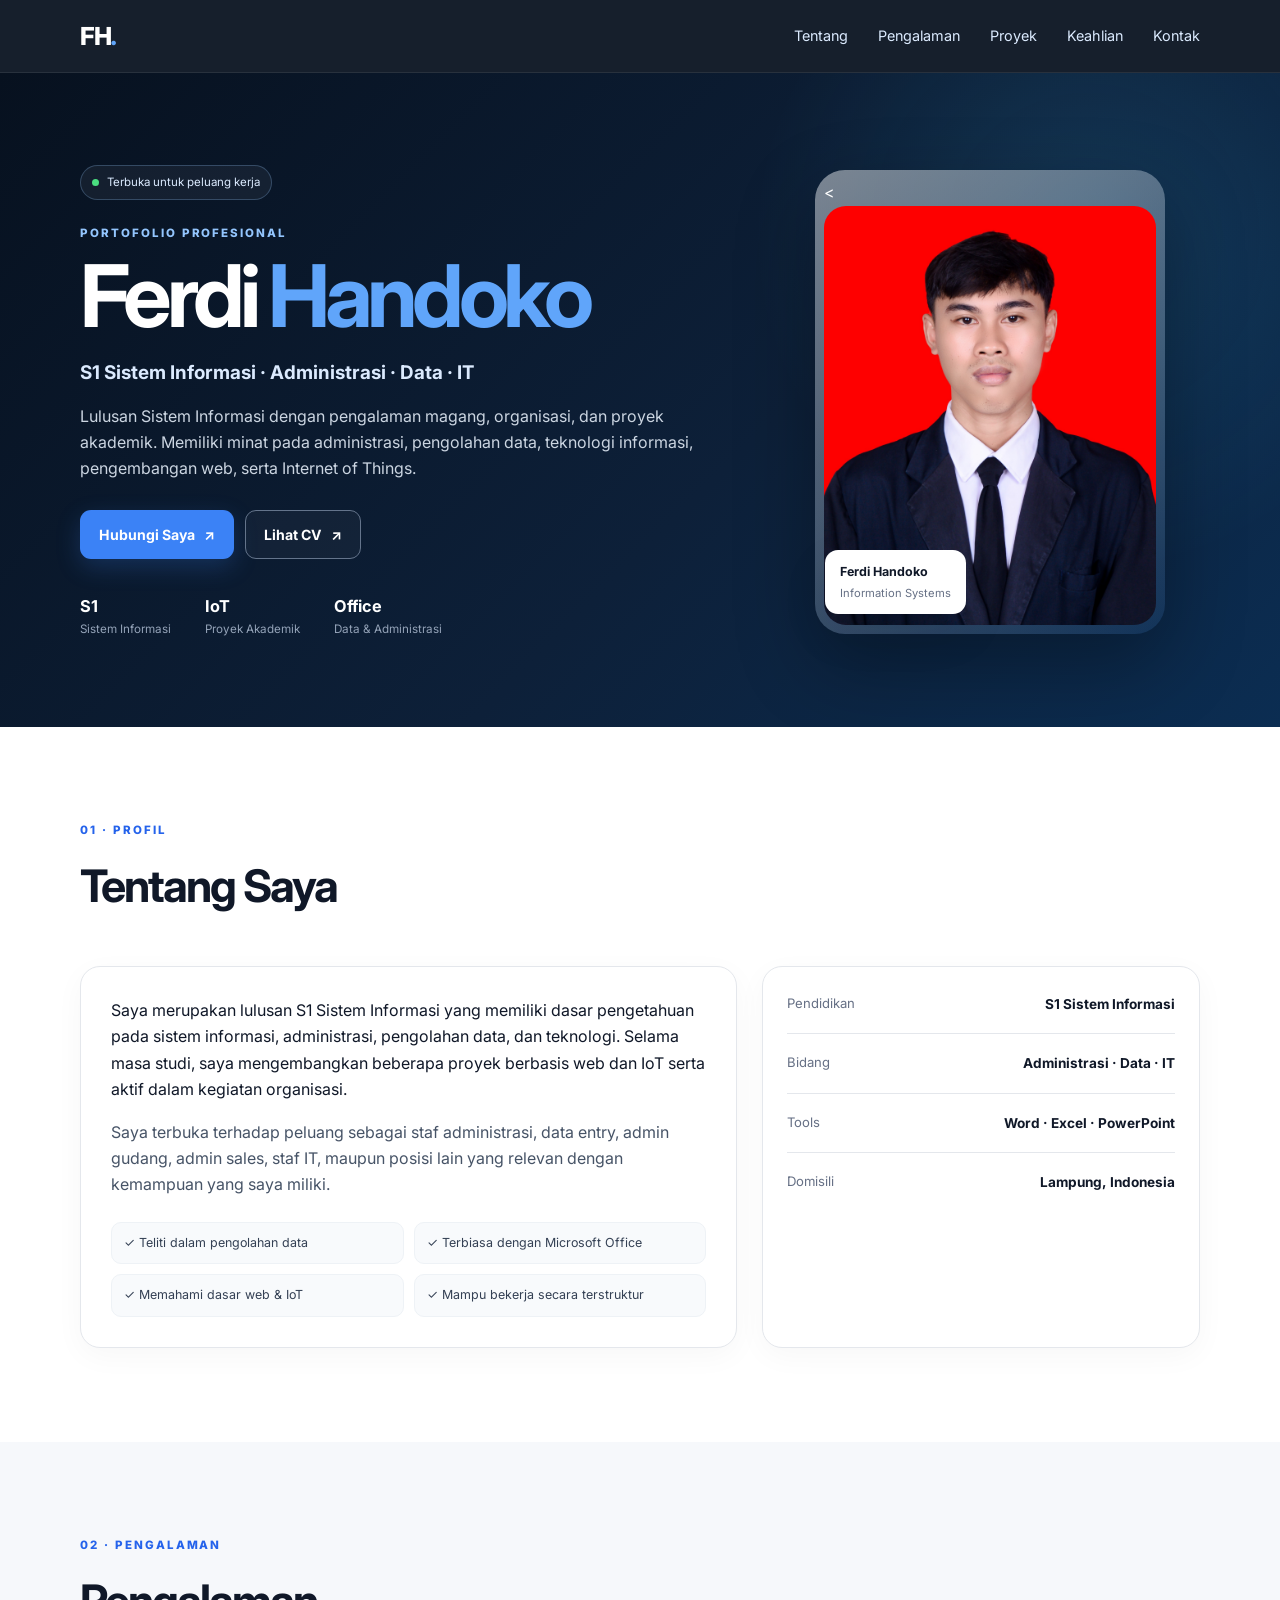
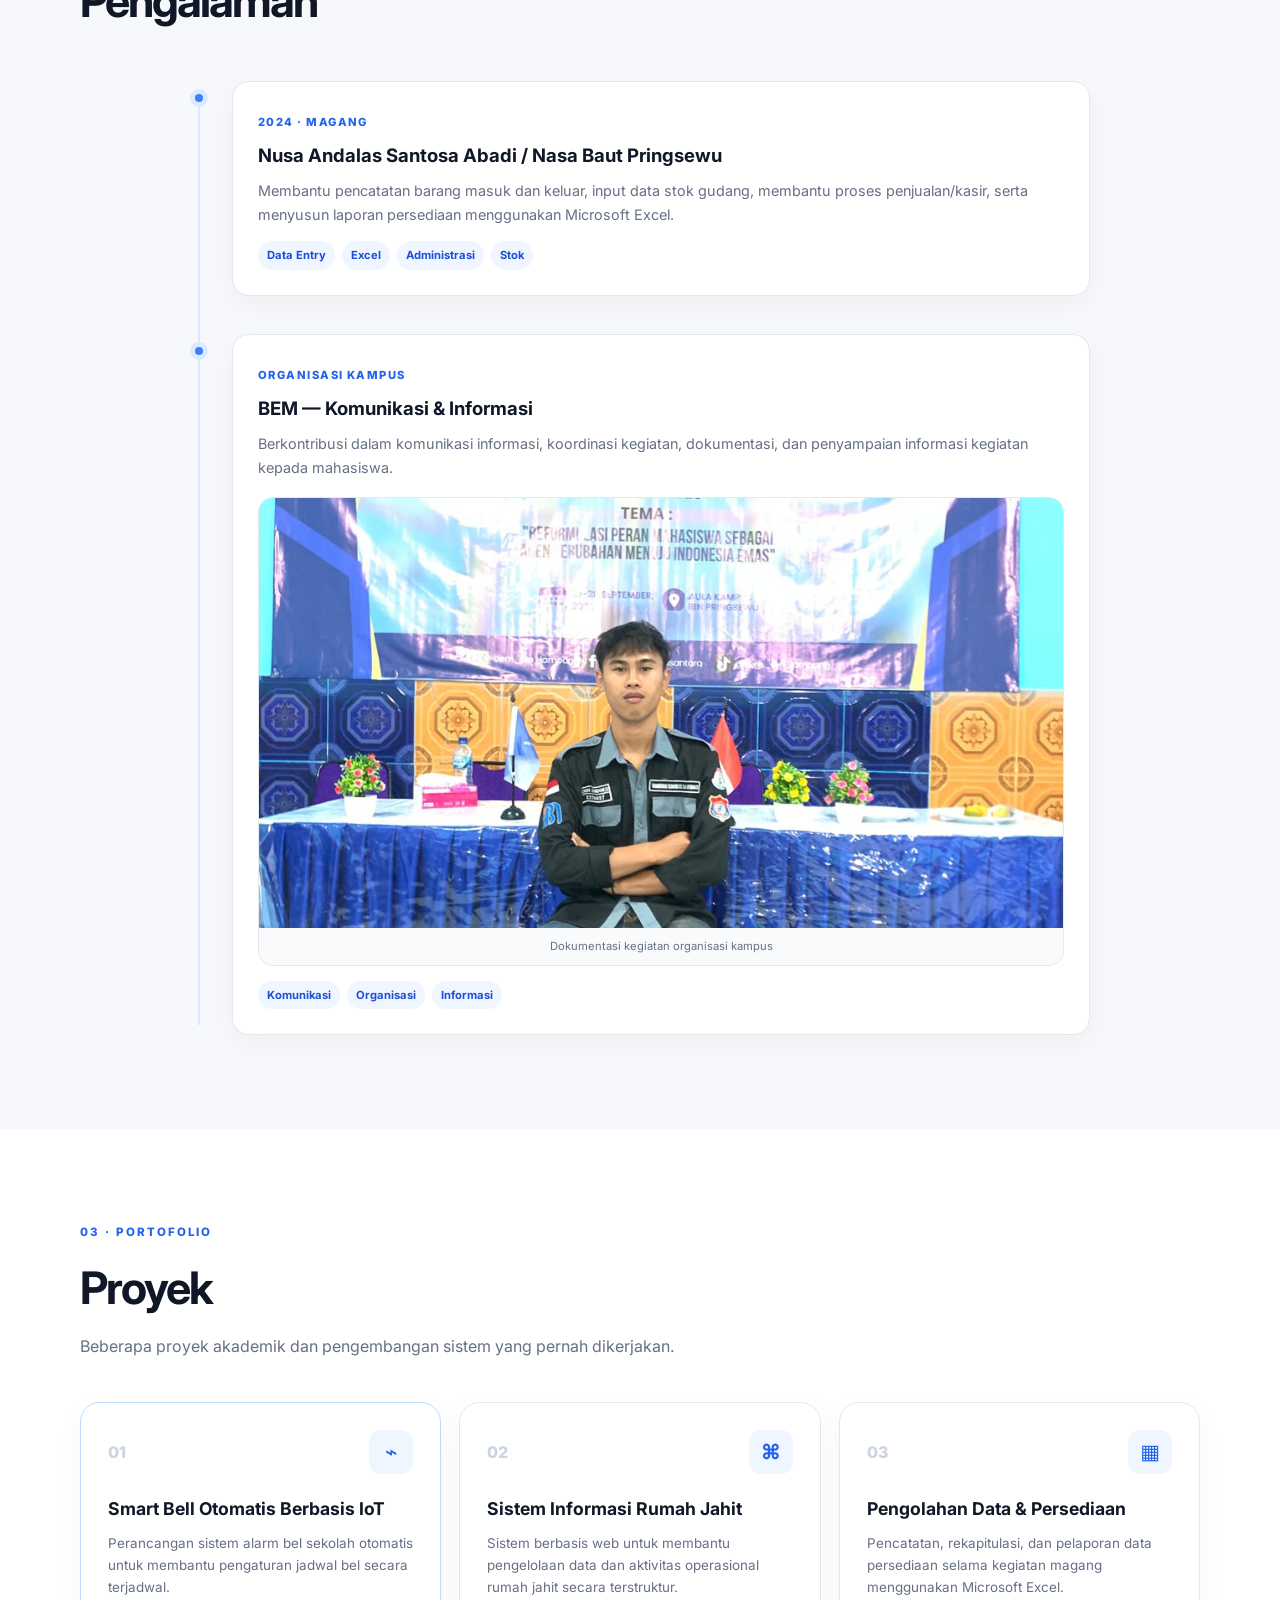
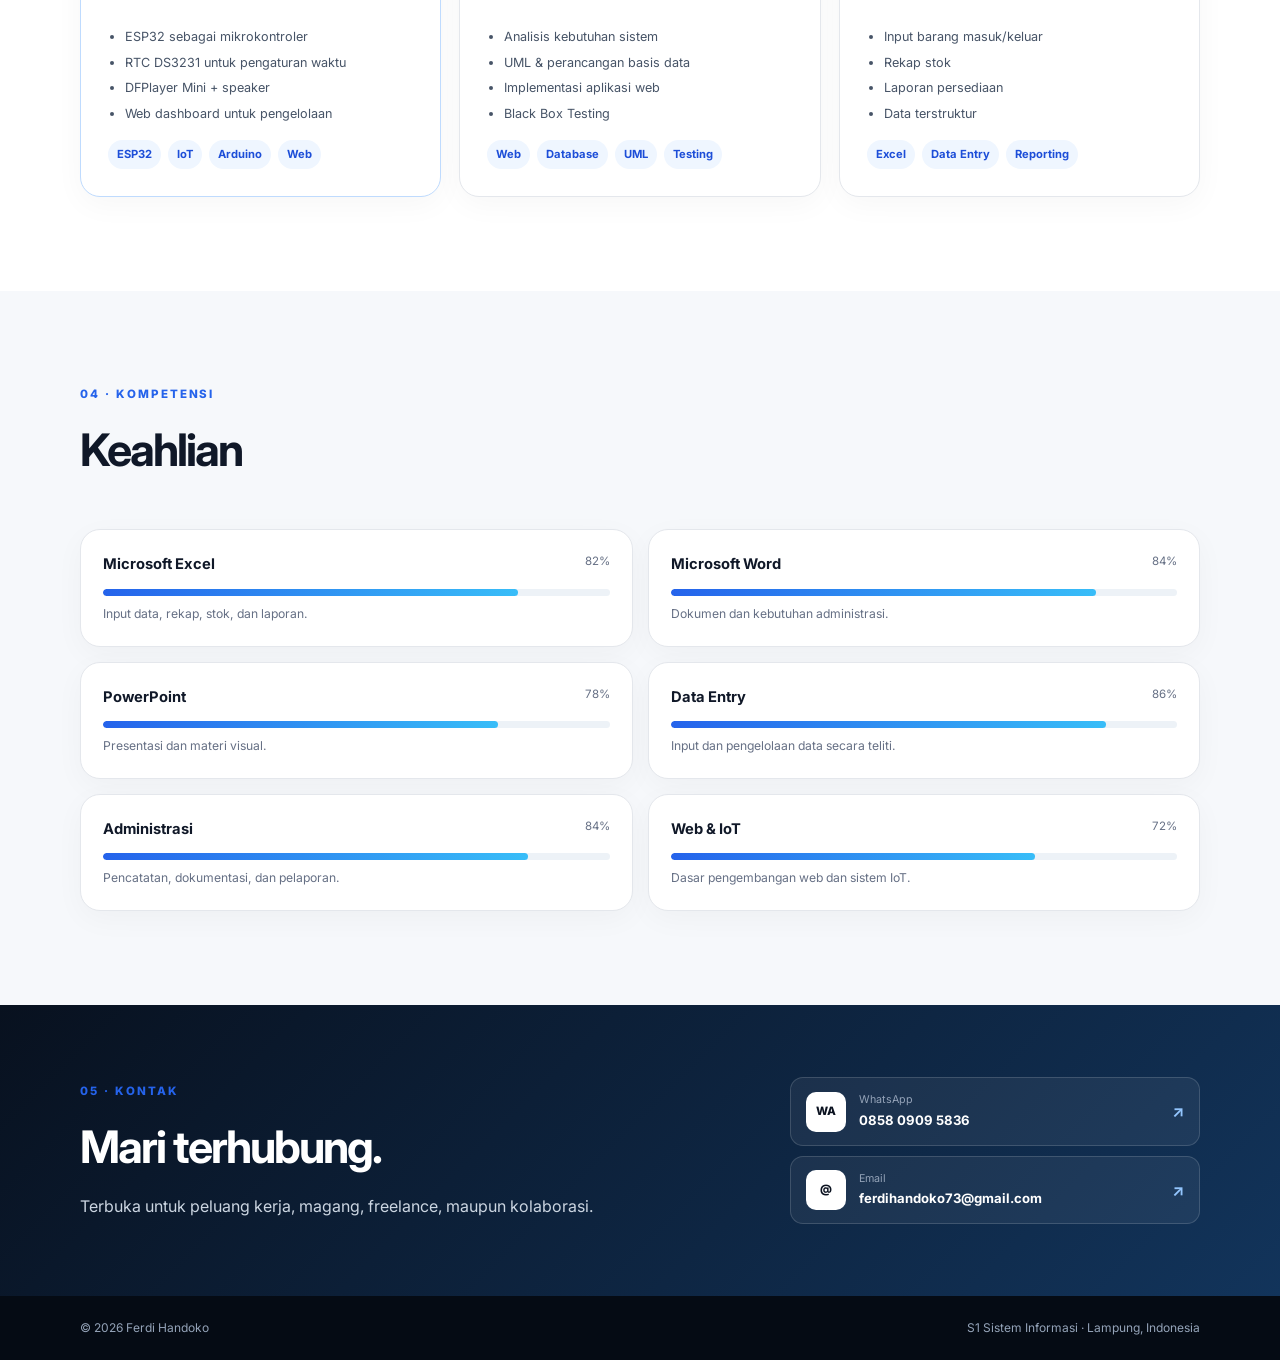
<file: index.html>
<!DOCTYPE html>
<html lang="id">
<head>
  <meta charset="UTF-8">
  <meta name="viewport" content="width=device-width, initial-scale=1.0">
  <meta name="description" content="Portofolio profesional Ferdi Handoko — S1 Sistem Informasi, administrasi, data, web, dan IoT.">
  <meta name="theme-color" content="#0b1220">
  <title>Ferdi Handoko | S1 Sistem Informasi</title>
  <link rel="preconnect" href="https://fonts.googleapis.com">
  <link rel="preconnect" href="https://fonts.gstatic.com" crossorigin>
  <link href="https://fonts.googleapis.com/css2?family=Inter:wght@400;500;600;700;800&display=swap" rel="stylesheet">
  <link rel="stylesheet" href="./style.css">
</head>
<body>
  <header class="navbar">
    <div class="container nav-inner">
      <a class="brand" href="#home" aria-label="Ferdi Handoko">FH<span>.</span></a>
      <button class="menu-toggle" aria-label="Buka menu" aria-expanded="false" aria-controls="navLinks">☰</button>
      <nav class="nav-links" id="navLinks">
        <a href="#about">Tentang</a>
        <a href="#experience">Pengalaman</a>
        <a href="#projects">Proyek</a>
        <a href="#skills">Keahlian</a>
        <a href="#contact">Kontak</a>
      </nav>
    </div>
  </header>

  <main>
    <section class="hero" id="home">
      <div class="container hero-grid">
        <div class="hero-copy">
          <div class="availability"><span></span> Terbuka untuk peluang kerja</div>
          <p class="eyebrow">PORTOFOLIO PROFESIONAL</p>
          <h1>Ferdi <span>Handoko</span></h1>
          <p class="hero-title">S1 Sistem Informasi · Administrasi · Data · IT</p>
          <p class="hero-text">
            Lulusan Sistem Informasi dengan pengalaman magang, organisasi, dan proyek akademik.
            Memiliki minat pada administrasi, pengolahan data, teknologi informasi, pengembangan web,
            serta Internet of Things.
          </p>
          <div class="hero-actions">
            <a class="btn btn-primary" href="#contact">Hubungi Saya <span>↗</span></a>
            <a class="btn btn-secondary" href="./CV-Ferdi-Handoko.html" target="_blank" rel="noopener">Lihat CV <span>↗</span></a>
          </div>
          <div class="quick-stats">
            <div><strong>S1</strong><span>Sistem Informasi</span></div>
            <div><strong>IoT</strong><span>Proyek Akademik</span></div>
            <div><strong>Office</strong><span>Data & Administrasi</span></div>
          </div>
        </div>

        <div class="hero-photo-wrap">
          <div class="photo-card">
            <<img
  src="./profile.jpg"
  alt="Foto profil Ferdi Handoko"
  loading="eager"
  width="350"
  height="438"
>
          </div>
          <div class="photo-badge">
            <strong>Ferdi Handoko</strong>
            <small>Information Systems</small>
          </div>
        </div>
      </div>
    </section>

    <section class="section" id="about">
      <div class="container">
        <div class="section-heading">
          <p class="eyebrow">01 · PROFIL</p>
          <h2>Tentang Saya</h2>
        </div>
        <div class="about-grid">
          <article class="about-card">
            <p>
              Saya merupakan lulusan S1 Sistem Informasi yang memiliki dasar pengetahuan pada
              sistem informasi, administrasi, pengolahan data, dan teknologi. Selama masa studi,
              saya mengembangkan beberapa proyek berbasis web dan IoT serta aktif dalam kegiatan organisasi.
            </p>
            <p>
              Saya terbuka terhadap peluang sebagai staf administrasi, data entry, admin gudang,
              admin sales, staf IT, maupun posisi lain yang relevan dengan kemampuan yang saya miliki.
            </p>
            <div class="profile-points">
              <span>✓ Teliti dalam pengolahan data</span>
              <span>✓ Terbiasa dengan Microsoft Office</span>
              <span>✓ Memahami dasar web & IoT</span>
              <span>✓ Mampu bekerja secara terstruktur</span>
            </div>
          </article>
          <aside class="info-list">
            <div><span>Pendidikan</span><strong>S1 Sistem Informasi</strong></div>
            <div><span>Bidang</span><strong>Administrasi · Data · IT</strong></div>
            <div><span>Tools</span><strong>Word · Excel · PowerPoint</strong></div>
            <div><span>Domisili</span><strong>Lampung, Indonesia</strong></div>
          </aside>
        </div>
      </div>
    </section>

    <section class="section section-alt" id="experience">
      <div class="container">
        <div class="section-heading">
          <p class="eyebrow">02 · PENGALAMAN</p>
          <h2>Pengalaman</h2>
        </div>
        <div class="timeline">
          <article class="timeline-item">
            <div class="timeline-dot"></div>
            <div class="timeline-content">
              <span class="date">2024 · MAGANG</span>
              <h3>Nusa Andalas Santosa Abadi / Nasa Baut Pringsewu</h3>
              <p>
                Membantu pencatatan barang masuk dan keluar, input data stok gudang, membantu
                proses penjualan/kasir, serta menyusun laporan persediaan menggunakan Microsoft Excel.
              </p>
              <div class="tags"><span>Data Entry</span><span>Excel</span><span>Administrasi</span><span>Stok</span></div>
            </div>
          </article>

          <article class="timeline-item">
            <div class="timeline-dot"></div>
            <div class="timeline-content">
              <span class="date">ORGANISASI KAMPUS</span>
              <h3>BEM — Komunikasi & Informasi</h3>
              <p>
                Berkontribusi dalam komunikasi informasi, koordinasi kegiatan, dokumentasi,
                dan penyampaian informasi kegiatan kepada mahasiswa.
              </p>
              <div class="organization-photo">
               <img
  src="./organisasi.jpg"
  alt="Dokumentasi kegiatan organisasi kampus"
  loading="lazy"
>
                <span>Dokumentasi kegiatan organisasi kampus</span>
              </div>
              <div class="tags"><span>Komunikasi</span><span>Organisasi</span><span>Informasi</span></div>
            </div>
          </article>
        </div>
      </div>
    </section>

    <section class="section" id="projects">
      <div class="container">
        <div class="section-heading">
          <p class="eyebrow">03 · PORTOFOLIO</p>
          <h2>Proyek</h2>
          <p class="section-lead">Beberapa proyek akademik dan pengembangan sistem yang pernah dikerjakan.</p>
        </div>
        <div class="project-grid">
          <article class="project-card featured">
            <div class="project-top"><span class="project-number">01</span><span class="project-icon">⌁</span></div>
            <h3>Smart Bell Otomatis Berbasis IoT</h3>
            <p>Perancangan sistem alarm bel sekolah otomatis untuk membantu pengaturan jadwal bel secara terjadwal.</p>
            <ul>
              <li>ESP32 sebagai mikrokontroler</li>
              <li>RTC DS3231 untuk pengaturan waktu</li>
              <li>DFPlayer Mini + speaker</li>
              <li>Web dashboard untuk pengelolaan</li>
            </ul>
            <div class="tags"><span>ESP32</span><span>IoT</span><span>Arduino</span><span>Web</span></div>
          </article>

          <article class="project-card">
            <div class="project-top"><span class="project-number">02</span><span class="project-icon">⌘</span></div>
            <h3>Sistem Informasi Rumah Jahit</h3>
            <p>Sistem berbasis web untuk membantu pengelolaan data dan aktivitas operasional rumah jahit secara terstruktur.</p>
            <ul>
              <li>Analisis kebutuhan sistem</li>
              <li>UML & perancangan basis data</li>
              <li>Implementasi aplikasi web</li>
              <li>Black Box Testing</li>
            </ul>
            <div class="tags"><span>Web</span><span>Database</span><span>UML</span><span>Testing</span></div>
          </article>

          <article class="project-card">
            <div class="project-top"><span class="project-number">03</span><span class="project-icon">▦</span></div>
            <h3>Pengolahan Data & Persediaan</h3>
            <p>Pencatatan, rekapitulasi, dan pelaporan data persediaan selama kegiatan magang menggunakan Microsoft Excel.</p>
            <ul>
              <li>Input barang masuk/keluar</li>
              <li>Rekap stok</li>
              <li>Laporan persediaan</li>
              <li>Data terstruktur</li>
            </ul>
            <div class="tags"><span>Excel</span><span>Data Entry</span><span>Reporting</span></div>
          </article>
        </div>
      </div>
    </section>

    <section class="section section-alt" id="skills">
      <div class="container">
        <div class="section-heading">
          <p class="eyebrow">04 · KOMPETENSI</p>
          <h2>Keahlian</h2>
        </div>
        <div class="skills-grid">
          <div class="skill-card"><div class="skill-top"><strong>Microsoft Excel</strong><span>82%</span></div><div class="bar"><i style="width:82%"></i></div><p>Input data, rekap, stok, dan laporan.</p></div>
          <div class="skill-card"><div class="skill-top"><strong>Microsoft Word</strong><span>84%</span></div><div class="bar"><i style="width:84%"></i></div><p>Dokumen dan kebutuhan administrasi.</p></div>
          <div class="skill-card"><div class="skill-top"><strong>PowerPoint</strong><span>78%</span></div><div class="bar"><i style="width:78%"></i></div><p>Presentasi dan materi visual.</p></div>
          <div class="skill-card"><div class="skill-top"><strong>Data Entry</strong><span>86%</span></div><div class="bar"><i style="width:86%"></i></div><p>Input dan pengelolaan data secara teliti.</p></div>
          <div class="skill-card"><div class="skill-top"><strong>Administrasi</strong><span>84%</span></div><div class="bar"><i style="width:84%"></i></div><p>Pencatatan, dokumentasi, dan pelaporan.</p></div>
          <div class="skill-card"><div class="skill-top"><strong>Web & IoT</strong><span>72%</span></div><div class="bar"><i style="width:72%"></i></div><p>Dasar pengembangan web dan sistem IoT.</p></div>
        </div>
      </div>
    </section>

    <section class="cta" id="contact">
      <div class="container cta-inner">
        <div>
          <p class="eyebrow">05 · KONTAK</p>
          <h2>Mari terhubung.</h2>
          <p>Terbuka untuk peluang kerja, magang, freelance, maupun kolaborasi.</p>
        </div>
        <div class="contact-cards">
          <a class="contact-card" id="waButton" href="#" target="_blank" rel="noopener">
            <span class="contact-icon">WA</span>
            <span><small>WhatsApp</small><strong>0858 0909 5836</strong></span>
            <b>↗</b>
          </a>
          <a class="contact-card" href="mailto:ferdihandoko73@gmail.com">
            <span class="contact-icon">@</span>
            <span><small>Email</small><strong>ferdihandoko73@gmail.com</strong></span>
            <b>↗</b>
          </a>
        </div>
      </div>
    </section>
  </main>

  <footer>
    <div class="container footer-inner">
      <span>© <span id="year"></span> Ferdi Handoko</span>
      <span>S1 Sistem Informasi · Lampung, Indonesia</span>
    </div>
  </footer>
  <script src="./script.js"></script>
</body>
</html>
</file>
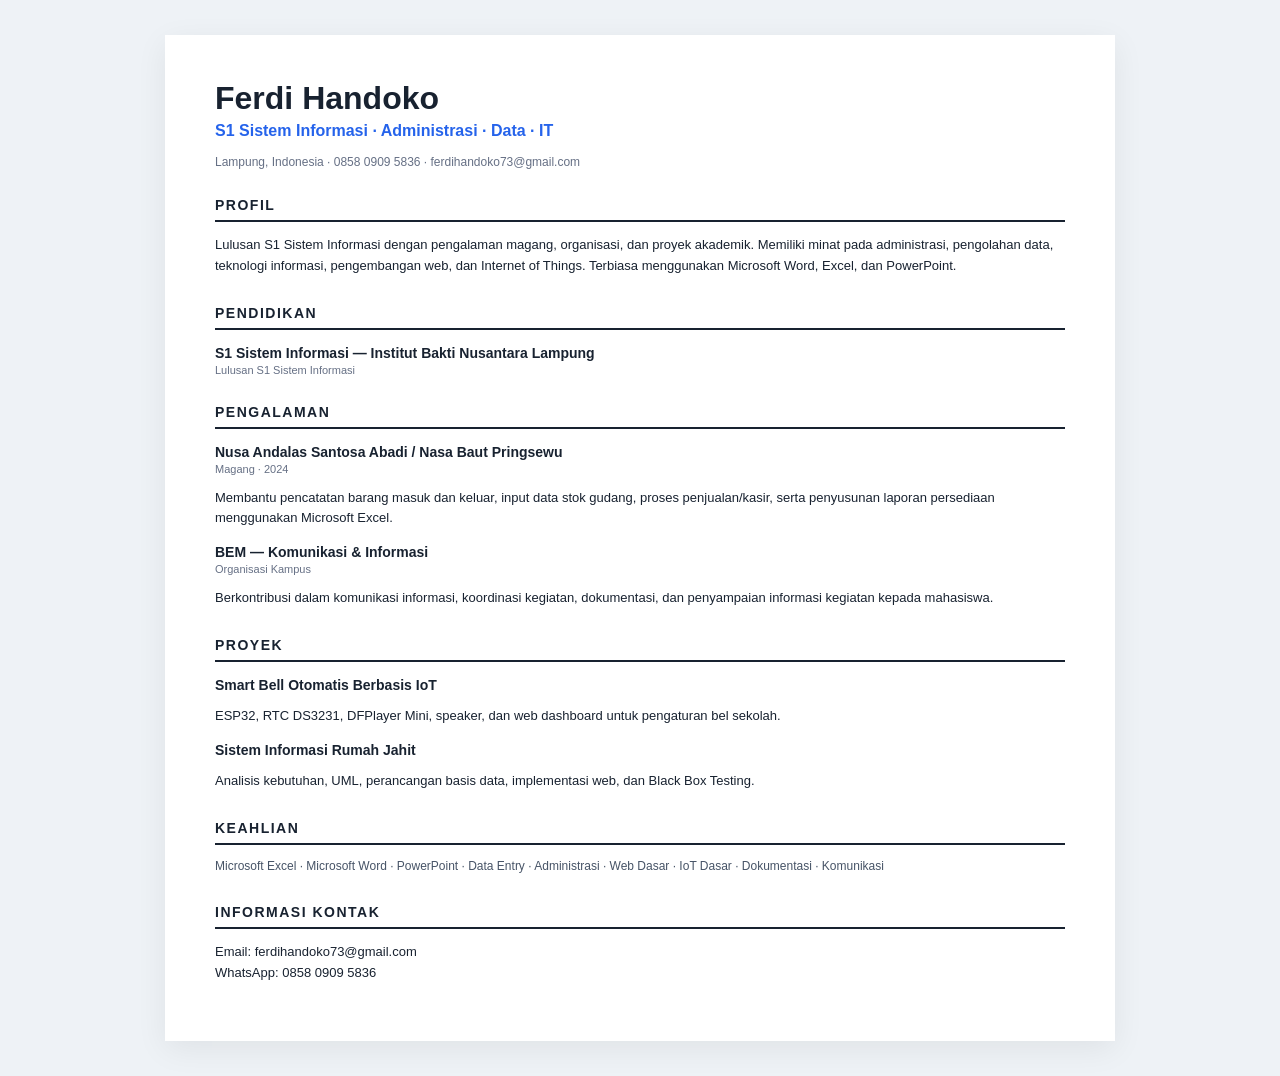
<file: CV-Ferdi-Handoko.html>
<!DOCTYPE html>
<html lang="id">
<head>
<meta charset="UTF-8">
<meta name="viewport" content="width=device-width,initial-scale=1">
<title>CV - Ferdi Handoko</title>
<style>
body{font-family:Arial,sans-serif;color:#182230;background:#eef2f6;margin:0}.page{width:min(850px,92%);margin:35px auto;background:#fff;padding:45px 50px;box-shadow:0 8px 30px #0001}h1{margin:0;font-size:32px}h2{font-size:14px;letter-spacing:1.5px;border-bottom:2px solid #182230;padding-bottom:7px;margin-top:28px}p,li{font-size:13px;line-height:1.6}.role{color:#2563eb;font-weight:bold;margin:5px 0 15px}.contact{font-size:12px;color:#667085}.item{margin:15px 0}.item h3{font-size:14px;margin:0 0 3px}.date{font-size:11px;color:#667085}.tags{font-size:12px;color:#475467}@media print{body{background:#fff}.page{box-shadow:none;margin:0;width:auto;padding:25px 35px}}
</style>
</head>
<body><div class="page">
<h1>Ferdi Handoko</h1>
<div class="role">S1 Sistem Informasi · Administrasi · Data · IT</div>
<div class="contact">Lampung, Indonesia · 0858 0909 5836 · ferdihandoko73@gmail.com</div>
<h2>PROFIL</h2>
<p>Lulusan S1 Sistem Informasi dengan pengalaman magang, organisasi, dan proyek akademik. Memiliki minat pada administrasi, pengolahan data, teknologi informasi, pengembangan web, dan Internet of Things. Terbiasa menggunakan Microsoft Word, Excel, dan PowerPoint.</p>
<h2>PENDIDIKAN</h2>
<div class="item"><h3>S1 Sistem Informasi — Institut Bakti Nusantara Lampung</h3><div class="date">Lulusan S1 Sistem Informasi</div></div>
<h2>PENGALAMAN</h2>
<div class="item"><h3>Nusa Andalas Santosa Abadi / Nasa Baut Pringsewu</h3><div class="date">Magang · 2024</div><p>Membantu pencatatan barang masuk dan keluar, input data stok gudang, proses penjualan/kasir, serta penyusunan laporan persediaan menggunakan Microsoft Excel.</p></div>
<div class="item"><h3>BEM — Komunikasi & Informasi</h3><div class="date">Organisasi Kampus</div><p>Berkontribusi dalam komunikasi informasi, koordinasi kegiatan, dokumentasi, dan penyampaian informasi kegiatan kepada mahasiswa.</p></div>
<h2>PROYEK</h2>
<div class="item"><h3>Smart Bell Otomatis Berbasis IoT</h3><p>ESP32, RTC DS3231, DFPlayer Mini, speaker, dan web dashboard untuk pengaturan bel sekolah.</p></div>
<div class="item"><h3>Sistem Informasi Rumah Jahit</h3><p>Analisis kebutuhan, UML, perancangan basis data, implementasi web, dan Black Box Testing.</p></div>
<h2>KEAHLIAN</h2>
<p class="tags">Microsoft Excel · Microsoft Word · PowerPoint · Data Entry · Administrasi · Web Dasar · IoT Dasar · Dokumentasi · Komunikasi</p>
<h2>INFORMASI KONTAK</h2>
<p>Email: ferdihandoko73@gmail.com<br>WhatsApp: 0858 0909 5836</p>
</div></body></html>
</file>
<file: style.css>
:root{
  --navy:#08111f;--navy2:#102642;--blue:#2563eb;--cyan:#38bdf8;
  --ink:#101828;--muted:#667085;--line:#e4e7ec;--soft:#f6f8fb;--white:#fff;
  --shadow:0 18px 50px rgba(15,23,42,.08);--radius:20px
}
*{box-sizing:border-box;margin:0;padding:0}
html{scroll-behavior:smooth;scroll-padding-top:80px}
body{font-family:Inter,system-ui,-apple-system,BlinkMacSystemFont,"Segoe UI",sans-serif;color:var(--ink);background:#fff;line-height:1.65}
a{text-decoration:none;color:inherit}
img{max-width:100%}
.container{width:min(1120px,92%);margin:auto}
.navbar{position:sticky;top:0;z-index:100;background:rgba(8,17,31,.94);backdrop-filter:blur(14px);border-bottom:1px solid rgba(255,255,255,.08);color:#fff}
.nav-inner{height:72px;display:flex;align-items:center;justify-content:space-between}
.brand{font-size:1.55rem;font-weight:800;letter-spacing:-.06em}.brand span{color:#60a5fa}
.nav-links{display:flex;gap:30px;font-size:.9rem;color:#dbeafe}.nav-links a{transition:.2s}.nav-links a:hover{color:#60a5fa}
.menu-toggle{display:none;background:none;border:0;color:#fff;font-size:1.5rem;cursor:pointer}
.hero{background:radial-gradient(circle at 85% 25%,rgba(56,189,248,.14),transparent 28%),linear-gradient(135deg,#07111f,#0d2039 58%,#0b2d52);color:#fff;padding:92px 0 88px;overflow:hidden}
.hero-grid{display:grid;grid-template-columns:1.2fr .8fr;gap:70px;align-items:center}
.availability{display:inline-flex;align-items:center;gap:8px;padding:7px 11px;border:1px solid rgba(147,197,253,.25);background:rgba(255,255,255,.05);border-radius:999px;font-size:.72rem;color:#dbeafe;margin-bottom:24px}.availability span{width:7px;height:7px;background:#4ade80;border-radius:50%}
.eyebrow{font-size:.72rem;font-weight:800;letter-spacing:.17em;color:#2563eb;margin-bottom:10px}.hero .eyebrow{color:#93c5fd}
h1{font-size:clamp(3rem,7vw,5.4rem);line-height:1;letter-spacing:-.065em;margin-bottom:18px}h1 span{color:#60a5fa}
.hero-title{font-size:1.18rem;font-weight:700;color:#dbeafe;margin-bottom:14px}.hero-text{max-width:660px;color:#cbd5e1;font-size:1rem}
.hero-actions{display:flex;gap:11px;flex-wrap:wrap;margin:28px 0 34px}
.btn{display:inline-flex;align-items:center;gap:9px;justify-content:center;padding:12px 18px;border-radius:11px;font-weight:700;font-size:.88rem;border:1px solid transparent;transition:.2s}.btn:hover{transform:translateY(-2px)}
.btn-primary{background:#3b82f6;color:#fff;box-shadow:0 8px 25px rgba(59,130,246,.22)}.btn-secondary{border-color:#64748b;color:#fff;background:rgba(255,255,255,.03)}
.quick-stats{display:flex;gap:34px}.quick-stats div{display:flex;flex-direction:column}.quick-stats strong{font-size:1.02rem}.quick-stats span{font-size:.73rem;color:#94a3b8}
.hero-photo-wrap{display:flex;justify-content:center;position:relative}.photo-card{width:min(350px,100%);aspect-ratio:4/5;padding:9px;border-radius:30px;background:linear-gradient(145deg,rgba(255,255,255,.45),rgba(96,165,250,.08));box-shadow:0 30px 80px rgba(0,0,0,.32)}
.photo-card img{width:100%;height:100%;object-fit:cover;object-position:center top;border-radius:22px;display:block}.photo-badge{position:absolute;left:calc(50% - 165px);bottom:20px;background:#fff;color:#101828;padding:12px 15px;border-radius:13px;box-shadow:var(--shadow);font-size:.78rem}.photo-badge strong,.photo-badge small{display:block}.photo-badge small{color:var(--muted);font-size:.7rem;margin-top:1px}
.section{padding:94px 0}.section-alt{background:var(--soft)}.section-heading{margin-bottom:42px}.section-heading h2{font-size:clamp(2rem,4vw,2.8rem);letter-spacing:-.045em}.section-lead{color:var(--muted);margin-top:7px}
.about-grid{display:grid;grid-template-columns:1.2fr .8fr;gap:25px}.about-card,.info-list,.skill-card,.project-card{border:1px solid var(--line);background:#fff;border-radius:var(--radius);box-shadow:0 8px 30px rgba(16,24,40,.035)}
.about-card{padding:30px}.about-card p+p{margin-top:16px;color:#475467}.profile-points{display:grid;grid-template-columns:1fr 1fr;gap:10px;margin-top:24px}.profile-points span{font-size:.78rem;color:#344054;background:#f8fafc;border:1px solid #eef2f6;padding:10px 12px;border-radius:10px}
.info-list{padding:8px 24px}.info-list div{padding:18px 0;border-bottom:1px solid var(--line);display:flex;justify-content:space-between;gap:18px}.info-list div:last-child{border:0}.info-list span{color:var(--muted);font-size:.82rem}.info-list strong{text-align:right;font-size:.85rem}
.timeline{position:relative;max-width:900px;margin:auto}.timeline:before{content:"";position:absolute;left:8px;top:10px;bottom:10px;width:2px;background:#dbeafe}.timeline-item{position:relative;padding-left:42px;margin-bottom:38px}.timeline-item:last-child{margin-bottom:0}.timeline-dot{position:absolute;left:0;top:8px;width:18px;height:18px;background:#3b82f6;border:5px solid #dbeafe;border-radius:50%}.timeline-content{background:#fff;border:1px solid var(--line);border-radius:17px;padding:25px;box-shadow:0 8px 25px rgba(16,24,40,.04)}.date{font-size:.7rem;letter-spacing:.13em;color:#2563eb;font-weight:800}.timeline-content h3{font-size:1.16rem;margin:7px 0 8px}.timeline-content p{color:var(--muted);font-size:.9rem}
.tags{display:flex;flex-wrap:wrap;gap:7px;margin-top:15px}.tags span{background:#eff6ff;color:#1d4ed8;border-radius:999px;padding:5px 9px;font-size:.7rem;font-weight:700}
.organization-photo{margin-top:18px;border:1px solid var(--line);border-radius:15px;overflow:hidden;background:#f8fafc}.organization-photo img{display:block;width:100%;max-height:430px;object-fit:cover;object-position:center 45%}.organization-photo span{display:block;padding:9px 12px;color:var(--muted);font-size:.7rem;text-align:center}
.project-grid{display:grid;grid-template-columns:repeat(3,1fr);gap:18px}.project-card{padding:27px;position:relative;overflow:hidden}.project-card.featured{border-color:#bfdbfe}.project-top{display:flex;align-items:center;justify-content:space-between;margin-bottom:20px}.project-number{font-weight:800;color:#cbd5e1;font-size:1rem}.project-icon{width:44px;height:44px;border-radius:12px;background:#eff6ff;color:#2563eb;display:grid;place-items:center;font-size:1.3rem;font-weight:800}.project-card h3{font-size:1.1rem;margin-bottom:9px}.project-card p{font-size:.84rem;color:var(--muted);min-height:78px}.project-card ul{margin:17px 0 0 17px;color:#475467;font-size:.79rem}.project-card li{margin:5px 0}
.skills-grid{display:grid;grid-template-columns:repeat(2,1fr);gap:15px}.skill-card{padding:22px}.skill-top{display:flex;justify-content:space-between;gap:12px}.skill-top strong{font-size:.92rem}.skill-top span{font-size:.72rem;color:#667085}.bar{height:7px;background:#edf2f7;border-radius:99px;margin:12px 0 8px;overflow:hidden}.bar i{display:block;height:100%;background:linear-gradient(90deg,#2563eb,#38bdf8);border-radius:99px}.skill-card p{font-size:.76rem;color:var(--muted)}
.cta{padding:72px 0;background:linear-gradient(135deg,#08111f,#12345b);color:#fff}.cta-inner{display:flex;align-items:center;justify-content:space-between;gap:45px}.cta h2{font-size:clamp(2rem,4vw,2.8rem);letter-spacing:-.045em}.cta p:not(.eyebrow){color:#cbd5e1;margin-top:8px}.contact-cards{display:grid;gap:10px;min-width:min(410px,100%)}.contact-card{display:grid;grid-template-columns:auto 1fr auto;align-items:center;gap:13px;padding:13px 15px;border:1px solid rgba(255,255,255,.15);background:rgba(255,255,255,.06);border-radius:13px;color:#fff;transition:.2s}.contact-card:hover{background:rgba(255,255,255,.1);transform:translateY(-2px)}.contact-icon{display:grid;place-items:center;width:40px;height:40px;border-radius:10px;background:#fff;color:#0b1220;font-weight:800;font-size:.72rem}.contact-card small,.contact-card strong{display:block}.contact-card small{color:#94a3b8;font-size:.67rem}.contact-card strong{font-size:.82rem;margin-top:1px}.contact-card b{font-size:1rem;color:#93c5fd}
footer{background:#050b14;color:#94a3b8;padding:22px 0;font-size:.75rem}.footer-inner{display:flex;justify-content:space-between;gap:20px}
@media(max-width:850px){.nav-links{display:none;position:absolute;left:0;right:0;top:72px;background:#07111f;padding:18px 4%;flex-direction:column;gap:15px;border-top:1px solid rgba(255,255,255,.08)}.nav-links.open{display:flex}.menu-toggle{display:block}.hero-grid,.about-grid{grid-template-columns:1fr}.hero{padding-top:60px}.hero-photo-wrap{order:-1}.photo-card{width:290px}.photo-badge{left:calc(50% - 145px)}.project-grid{grid-template-columns:1fr}.skills-grid{grid-template-columns:1fr}.cta-inner{flex-direction:column;align-items:flex-start}.contact-cards{width:100%;min-width:0}}
@media(max-width:520px){.hero{padding:45px 0 60px}.section{padding:65px 0}.quick-stats{gap:18px}.quick-stats span{font-size:.67rem}.hero-actions .btn{width:100%}.footer-inner{flex-direction:column}.photo-card{width:250px}.photo-badge{left:calc(50% - 125px);bottom:12px}.info-list div{flex-direction:column;gap:3px}.info-list strong{text-align:left}.profile-points{grid-template-columns:1fr}}
</file>
